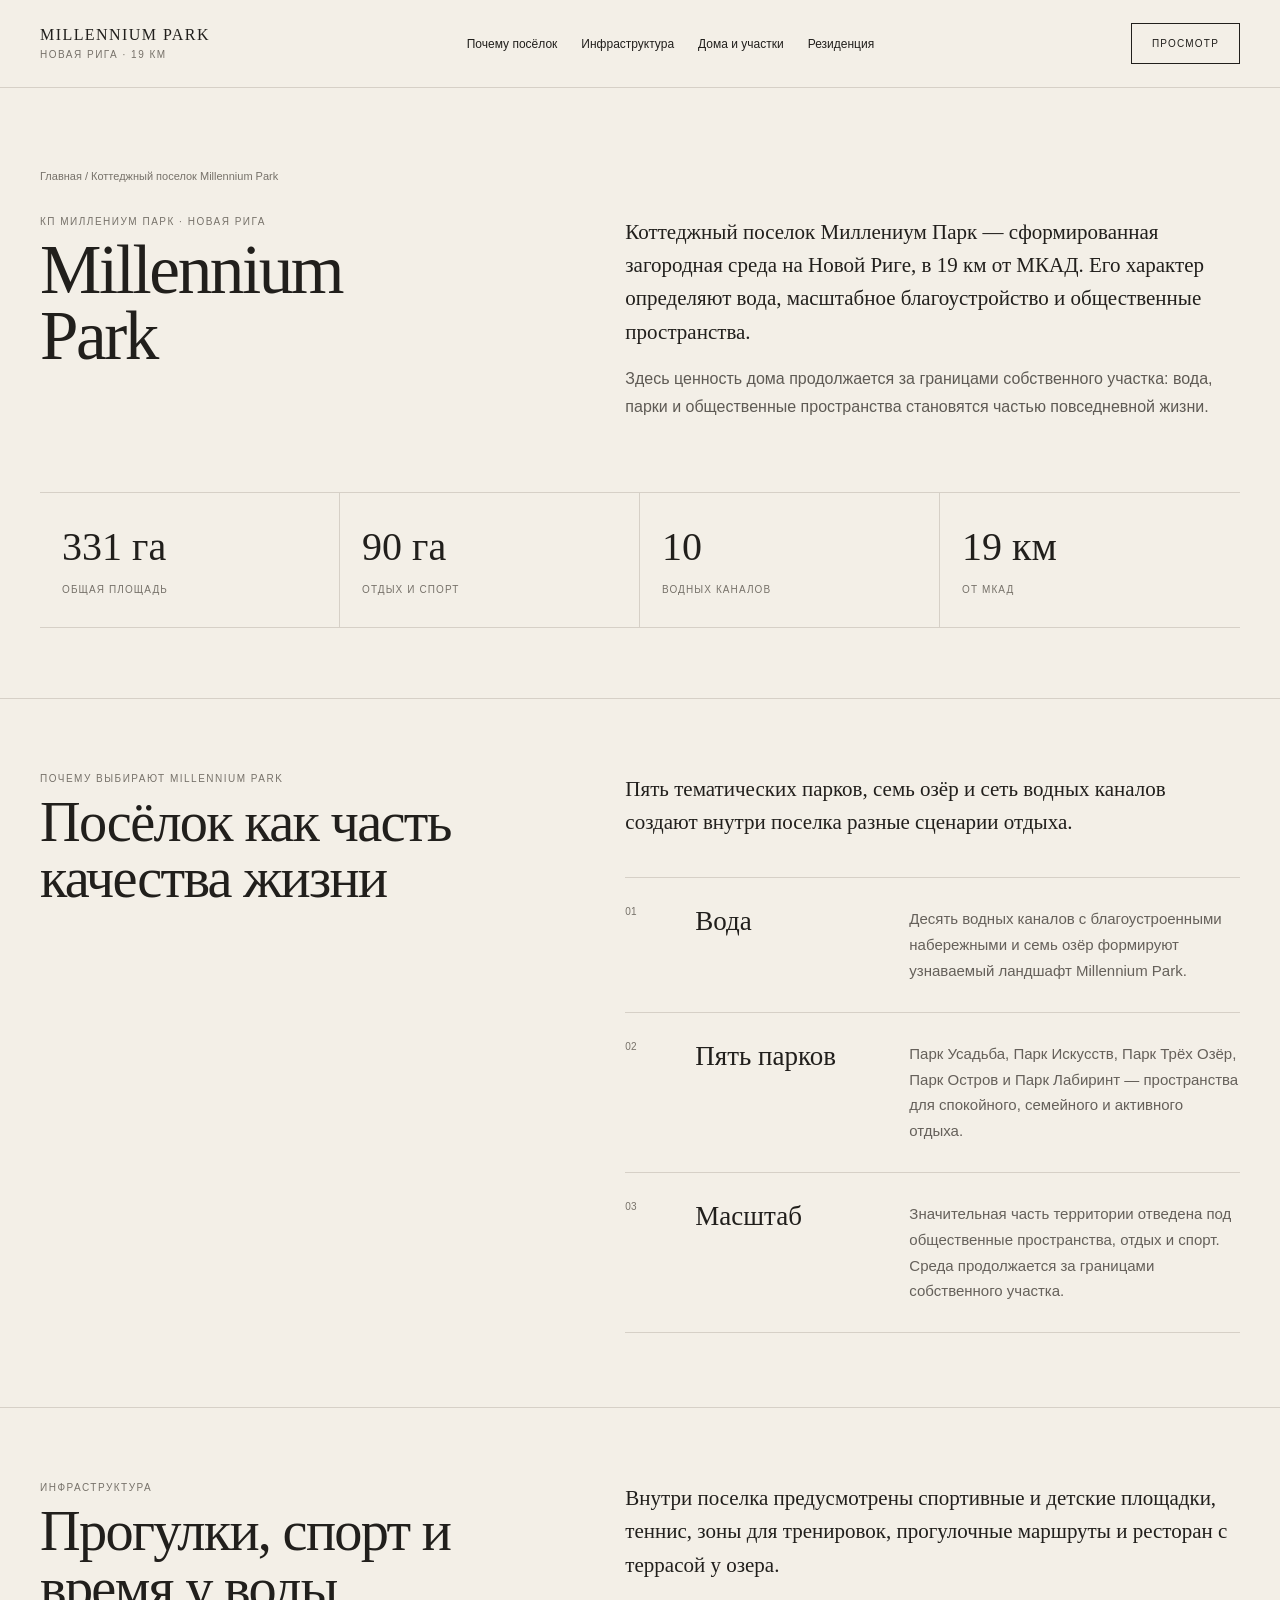
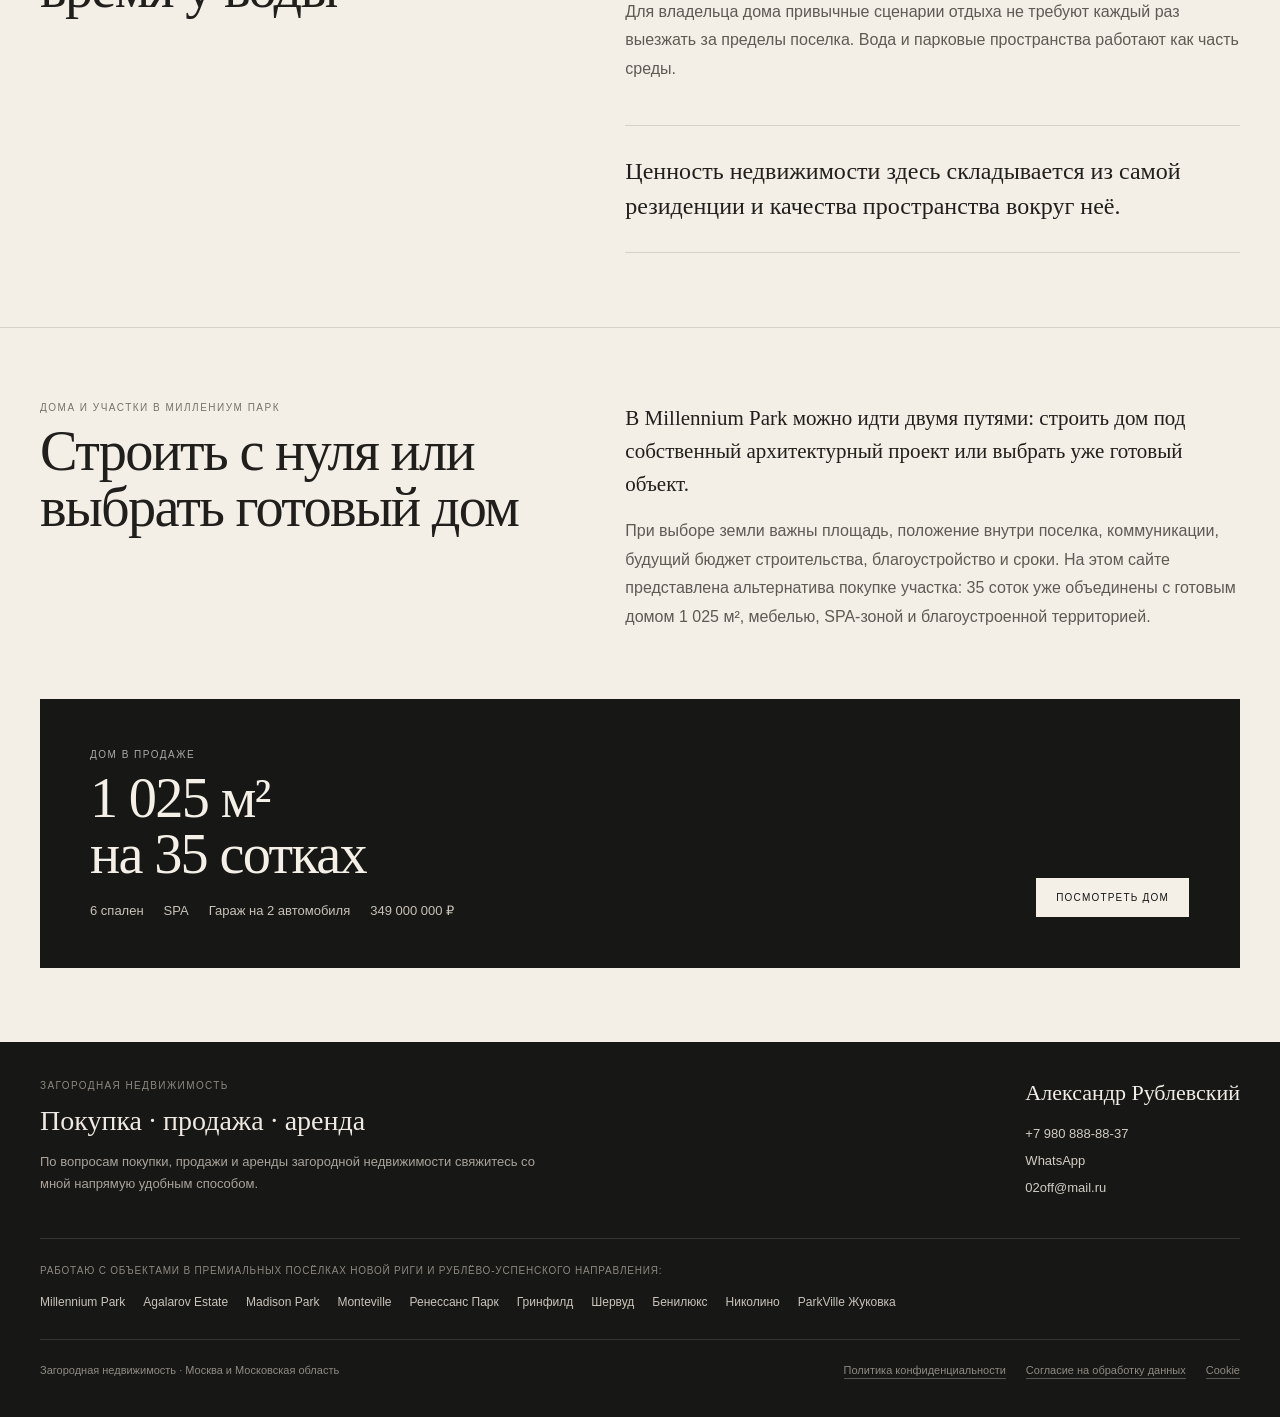
<file: millennium-park/millennium-park/index.html>
<!doctype html>
<html lang="ru">
<head>
<meta charset="utf-8">
<meta name="viewport" content="width=device-width,initial-scale=1">
<meta name="format-detection" content="telephone=no">

<title>КП Миллениум Парк (Millennium Park) — дома и участки на Новой Риге</title>
<meta name="description" content="Коттеджный поселок Миллениум Парк: инфраструктура, парки, озёра, дома и участки. Новая Рига, 19 км от МКАД. Готовый дом 1 025 м² на участке 35 соток за 349 млн ₽.">
<meta name="robots" content="index,follow,max-image-preview:large,max-snippet:-1,max-video-preview:-1">
<meta name="author" content="Александр Рублевский">
<meta name="theme-color" content="#171715">
<meta name="geo.region" content="RU-MOS">
<meta name="geo.placename" content="Millennium Park, Новая Рига, Московская область">
<meta name="twitter:card" content="summary_large_image">
<meta name="twitter:title" content="КП Миллениум Парк (Millennium Park) — Новая Рига">
<meta name="twitter:description" content="Парки, озёра, каналы, дома и участки. Готовый дом 1 025 м² на 35 сотках.">
<meta name="twitter:image" content="https://kp-millennium.ru/assets/img/hero.webp">
<link rel="alternate" hreflang="ru" href="https://kp-millennium.ru/millennium-park/">
<link rel="alternate" hreflang="x-default" href="https://kp-millennium.ru/millennium-park/">
<link rel="canonical" href="https://kp-millennium.ru/millennium-park/">

<meta property="og:type" content="website">
<meta property="og:locale" content="ru_RU">
<meta property="og:url" content="https://kp-millennium.ru/millennium-park/">
<meta property="og:title" content="КП Миллениум Парк (Millennium Park)">
<meta property="og:description" content="Посёлок, инфраструктура, дома и участки в Millennium Park. Готовая резиденция 1 025 м² на участке 35 соток.">
<meta property="og:image" content="https://kp-millennium.ru/assets/img/hero.webp">

<style>
:root{
  --p:#f3efe7;
  --i:#211f1c;
  --m:#77726a;
  --l:#d6d0c7;
  --d:#171715;
}
*{box-sizing:border-box}
body{
  margin:0;
  background:var(--p);
  color:var(--i);
  font-family:Arial,sans-serif;
  -webkit-font-smoothing:antialiased;
}
a{color:inherit;text-decoration:none}
.w{width:min(1200px,calc(100% - 64px));margin:auto}
.top{padding:23px 0;border-bottom:1px solid var(--l)}
.ti{display:flex;justify-content:space-between;align-items:center;gap:24px}
.brand b,h1,h2,h3{font-family:Georgia,serif;font-weight:400}
.brand b{display:block;letter-spacing:.09em}
.brand small,.eye{
  font-size:10px;
  letter-spacing:.15em;
  text-transform:uppercase;
  color:var(--m);
}
nav{display:flex;gap:24px;font-size:12px}
.btn{
  display:inline-block;
  padding:14px 20px;
  border:1px solid currentColor;
  font-size:10px;
  letter-spacing:.12em;
  text-transform:uppercase;
}
.hero{padding:82px 0 70px}
.grid{display:grid;grid-template-columns:.88fr 1.12fr;gap:8vw}
.crumb{font-size:11px;color:var(--m);margin-bottom:34px}
h1{
  font-size:clamp(48px,5.4vw,78px);
  line-height:.96;
  margin:10px 0;
  letter-spacing:-.035em;
}
h2{
  font-size:clamp(40px,4.4vw,68px);
  line-height:1;
  margin:10px 0 0;
  letter-spacing:-.03em;
}
h3{font-size:27px;margin:0}
.lead{font:21px/1.58 Georgia,serif;margin:0}
.copy{font-size:16px;line-height:1.78;color:#5e5a54}
.sec{padding:74px 0;border-top:1px solid var(--l)}
.stats{
  display:grid;
  grid-template-columns:repeat(4,1fr);
  margin-top:54px;
  border-top:1px solid var(--l);
  border-bottom:1px solid var(--l);
}
.stat{padding:30px 22px;border-right:1px solid var(--l)}
.stat:last-child{border:0}
.stat b{display:block;font:40px Georgia,serif;margin-bottom:9px}
.stat span{
  font-size:10px;
  line-height:1.45;
  letter-spacing:.11em;
  text-transform:uppercase;
  color:var(--m);
}
.rows{margin-top:38px;border-top:1px solid var(--l)}
.row{
  display:grid;
  grid-template-columns:42px .72fr 1.28fr;
  gap:28px;
  padding:28px 0;
  border-bottom:1px solid var(--l);
}
.row span{font-size:10px;color:var(--m)}
.row p{
  margin:0;
  font-size:15px;
  line-height:1.72;
  color:#65605a;
}
.quote{
  margin-top:42px;
  padding:28px 0;
  border-top:1px solid var(--l);
  border-bottom:1px solid var(--l);
  font:24px/1.45 Georgia,serif;
}
.call{
  margin-top:52px;
  margin-bottom:0;
  background:var(--d);
  color:#f4f0e8;
  padding:50px;
}
.ci{
  display:grid;
  grid-template-columns:1fr auto;
  gap:34px;
  align-items:end;
}
.call .eye{color:#aaa}
.call h2{margin:10px 0 20px}
.meta{display:flex;gap:20px;flex-wrap:wrap;color:#c8c2b9;font-size:13px}
.light{background:#f4f0e8;color:#171715}
.footer{background:#171715;color:#d2ccc3;padding:38px 0;margin-top:0}
.foot{display:flex;justify-content:space-between;gap:24px;font-size:12px}

.footer-grid{
  display:grid;
  grid-template-columns:1fr auto;
  gap:48px;
  align-items:start;
}
.footer-label{
  color:#8d8881;
  font-size:10px;
  letter-spacing:.14em;
}
.footer-title{
  margin:14px 0;
  font:28px Georgia,serif;
  color:#eee9e2;
}
.footer-intro p{
  max-width:500px;
  font-size:13px;
  line-height:1.7;
  color:#a9a39b;
}
.footer-person{
  display:flex;
  flex-direction:column;
  gap:12px;
  font-size:13px;
}
.footer-name{
  color:#f1ede6;
  font:22px Georgia,serif;
  margin-bottom:8px;
}
.footer-villages{
  padding-top:24px;
  padding-bottom:28px;
  border-top:1px solid #373532;
  margin-top:30px;
}
.footer-villages-label{
  max-width:760px;
  margin-bottom:14px;
  font-size:10px;
  line-height:1.6;
  letter-spacing:.08em;
  text-transform:uppercase;
  color:#8d8881;
}
.footer-villages-links{
  display:flex;
  flex-wrap:wrap;
  gap:10px 18px;
}
.footer-villages-text span{
  display:inline-block;
  font-size:12px;
  line-height:1.5;
  color:#c9c3bb;
}
.footer-bottom{
  display:flex;
  justify-content:space-between;
  flex-wrap:wrap;
  gap:24px;
  padding-top:24px;
  border-top:1px solid #373532;
  color:#8f8a83;
  font-size:11px;
}
.footer-links{
  display:flex;
  gap:20px;
  flex-wrap:wrap;
}
.footer-links a{
  color:#8f8a83;
  text-decoration:none;
  border-bottom:1px solid rgba(143,138,131,.55);
  padding-bottom:2px;
  transition:color .2s ease,border-color .2s ease;
}
.footer-links a:hover{
  color:#d8d2ca;
  border-bottom-color:#d8d2ca;
}

@media(max-width:760px){
  .w{width:calc(100% - 32px)}
  nav{display:none}
  .hero{padding:50px 0 44px}
  .grid,.ci{grid-template-columns:1fr;gap:28px}
  .sec{padding:50px 0}
  .stats{grid-template-columns:1fr 1fr}
  .row{grid-template-columns:30px 1fr}
  .row p{grid-column:2}
  .call{padding:32px 22px}
  .foot{flex-direction:column}
  .footer-grid{grid-template-columns:1fr;gap:30px}
  .footer-villages{padding-top:22px;padding-bottom:24px}
  .footer-villages-links{gap:9px 14px}
  .footer-bottom{flex-direction:column}
}
</style>

<script type="application/ld+json">
{
  "@context": "https://schema.org",
  "@graph": [
    {
      "@type": "WebPage",
      "@id": "https://kp-millennium.ru/millennium-park/#webpage",
      "url": "https://kp-millennium.ru/millennium-park/",
      "name": "КП Миллениум Парк (Millennium Park) — дома и участки на Новой Риге",
      "description": "Коттеджный поселок Миллениум Парк: инфраструктура, парки, озёра, дома и участки. Новая Рига, 19 км от МКАД. Готовый дом 1 025 м² на участке 35 соток за 349 млн ₽.",
      "inLanguage": "ru-RU",
      "isPartOf": {"@id": "https://kp-millennium.ru/#website"},
      "about": {"@id": "https://kp-millennium.ru/millennium-park/#place"}
    },
    {
      "@type": "BreadcrumbList",
      "itemListElement": [
        {"@type": "ListItem", "position": 1, "name": "Главная", "item": "https://kp-millennium.ru/"},
        {"@type": "ListItem", "position": 2, "name": "Millennium Park", "item": "https://kp-millennium.ru/millennium-park/"}
      ]
    },
    {
      "@type": "Place",
      "@id": "https://kp-millennium.ru/millennium-park/#place",
      "name": "КП Миллениум Парк (Millennium Park)",
      "description": "Элитный коттеджный поселок на Новой Риге, 19 км от МКАД: парки, озёра, водные каналы, дома и участки.",
      "address": {
        "@type": "PostalAddress",
        "addressLocality": "Millennium Park",
        "addressRegion": "Московская область",
        "addressCountry": "RU",
        "streetAddress": "Новорижское шоссе, 19 км от МКАД"
      },
      "url": "https://kp-millennium.ru/millennium-park/"
    },
    {
      "@type": "ItemList",
      "name": "Предложения в Millennium Park",
      "itemListElement": [
        {
          "@type": "ListItem",
          "position": 1,
          "name": "Готовый дом 1 025 м² на участке 35 соток",
          "url": "https://kp-millennium.ru/"
        }
      ]
    }
  ]
}
</script>
</head>

<body>

<header class="top">
  <div class="w ti">
    <a class="brand" href="/">
      <b>MILLENNIUM PARK</b>
      <small>Новая Рига · 19 км</small>
    </a>
    <nav>
      <a href="#why">Почему посёлок</a>
      <a href="#infra">Инфраструктура</a>
      <a href="#choice">Дома и участки</a>
      <a href="/">Резиденция</a>
    </nav>
    <a class="btn" href="/#contact">Просмотр</a>
  </div>
</header>

<main>

<section class="hero">
  <div class="w">
    <div class="crumb">
      <a href="/">Главная</a> / Коттеджный поселок Millennium Park
    </div>
    <div class="grid">
      <div>
        <div class="eye">КП Миллениум Парк · Новая Рига</div>
        <h1>Millennium<br>Park</h1>
      </div>
      <div>
        <p class="lead">
          Коттеджный поселок Миллениум Парк — сформированная
          загородная среда на Новой Риге, в 19 км от МКАД.
          Его характер определяют вода, масштабное благоустройство
          и общественные пространства.
        </p>
        <p class="copy">
          Здесь ценность дома продолжается за границами
          собственного участка: вода, парки и общественные
          пространства становятся частью повседневной жизни.
        </p>
      </div>
    </div>

    <div class="stats">
      <div class="stat">
        <b>331 га</b>
        <span>общая площадь</span>
      </div>
      <div class="stat">
        <b>90 га</b>
        <span>отдых и спорт</span>
      </div>
      <div class="stat">
        <b>10</b>
        <span>водных каналов</span>
      </div>
      <div class="stat">
        <b>19 км</b>
        <span>от МКАД</span>
      </div>
    </div>
  </div>
</section>

<section class="sec" id="why">
  <div class="w grid">
    <div>
      <div class="eye">Почему выбирают Millennium Park</div>
      <h2>Посёлок как часть качества жизни</h2>
    </div>
    <div>
      <p class="lead">
        Пять тематических парков, семь озёр и сеть водных
        каналов создают внутри поселка разные сценарии отдыха.
      </p>
      <div class="rows">
        <div class="row">
          <span>01</span>
          <h3>Вода</h3>
          <p>
            Десять водных каналов с благоустроенными
            набережными и семь озёр формируют узнаваемый
            ландшафт Millennium Park.
          </p>
        </div>
        <div class="row">
          <span>02</span>
          <h3>Пять парков</h3>
          <p>
            Парк Усадьба, Парк Искусств, Парк Трёх Озёр,
            Парк Остров и Парк Лабиринт — пространства
            для спокойного, семейного и активного отдыха.
          </p>
        </div>
        <div class="row">
          <span>03</span>
          <h3>Масштаб</h3>
          <p>
            Значительная часть территории отведена под
            общественные пространства, отдых и спорт.
            Среда продолжается за границами собственного участка.
          </p>
        </div>
      </div>
    </div>
  </div>
</section>

<section class="sec" id="infra">
  <div class="w grid">
    <div>
      <div class="eye">Инфраструктура</div>
      <h2>Прогулки, спорт и время у воды</h2>
    </div>
    <div>
      <p class="lead">
        Внутри поселка предусмотрены спортивные и детские
        площадки, теннис, зоны для тренировок, прогулочные
        маршруты и ресторан с террасой у озера.
      </p>
      <p class="copy">
        Для владельца дома привычные сценарии отдыха не
        требуют каждый раз выезжать за пределы поселка.
        Вода и парковые пространства работают как часть среды.
      </p>
      <div class="quote">
        Ценность недвижимости здесь складывается из самой
        резиденции и качества пространства вокруг неё.
      </div>
    </div>
  </div>
</section>

<section class="sec" id="choice">
  <div class="w grid">
    <div>
      <div class="eye">Дома и участки в Миллениум Парк</div>
      <h2>Строить с нуля или выбрать готовый дом</h2>
    </div>
    <div>
      <p class="lead">
        В Millennium Park можно идти двумя путями:
        строить дом под собственный архитектурный проект
        или выбрать уже готовый объект.
      </p>
      <p class="copy">
        При выборе земли важны площадь, положение внутри поселка,
        коммуникации, будущий бюджет строительства,
        благоустройство и сроки.
        На этом сайте представлена альтернатива покупке участка:
        35 соток уже объединены с готовым домом 1 025 м²,
        мебелью, SPA-зоной и благоустроенной территорией.
      </p>
    </div>
  </div>

  <div class="w">
    <div class="call">
      <div class="ci">
        <div>
          <div class="eye">Дом в продаже</div>
          <h2>1 025 м²<br>на 35 сотках</h2>
          <div class="meta">
            <span>6 спален</span>
            <span>SPA</span>
            <span>Гараж на 2 автомобиля</span>
            <span>349 000 000 ₽</span>
          </div>
        </div>
        <a class="btn light" href="/">Посмотреть дом</a>
      </div>
    </div>
  </div>
</section>

</main>

<footer class="footer">
  <div class="w footer-grid">
    <div class="footer-intro">
      <div class="footer-label">ЗАГОРОДНАЯ НЕДВИЖИМОСТЬ</div>
      <div class="footer-title">Покупка · продажа · аренда</div>
      <p>
        По вопросам покупки, продажи и аренды загородной
        недвижимости свяжитесь со мной напрямую удобным способом.
      </p>
    </div>

    <div class="footer-person">
      <div class="footer-name">Александр Рублевский</div>
      <a href="tel:+79808888837">+7 980 888-88-37</a>
      <a href="https://wa.me/79808888837" rel="noopener">WhatsApp</a>
      <a href="mailto:02off@mail.ru">02off@mail.ru</a>
    </div>
  </div>

  <div class="w footer-villages">
    <div class="footer-villages-label">
      Работаю с объектами в премиальных посёлках
      Новой Риги и Рублёво-Успенского направления:
    </div>
    <div class="footer-villages-links footer-villages-text">
      <span>Millennium Park</span>
      <span>Agalarov Estate</span>
      <span>Madison Park</span>
      <span>Monteville</span>
      <span>Ренессанс Парк</span>
      <span>Гринфилд</span>
      <span>Шервуд</span>
      <span>Бенилюкс</span>
      <span>Николино</span>
      <span>ParkVille Жуковка</span>
    </div>
  </div>

  <div class="w footer-bottom">
    <span>Загородная недвижимость · Москва и Московская область</span>
    <div class="footer-links">
      <a href="/privacy.html">Политика конфиденциальности</a>
      <a href="/consent.html">Согласие на обработку данных</a>
      <a href="/cookies.html">Cookie</a>
    </div>
  </div>
</footer>

</body>
</html>
</file>
